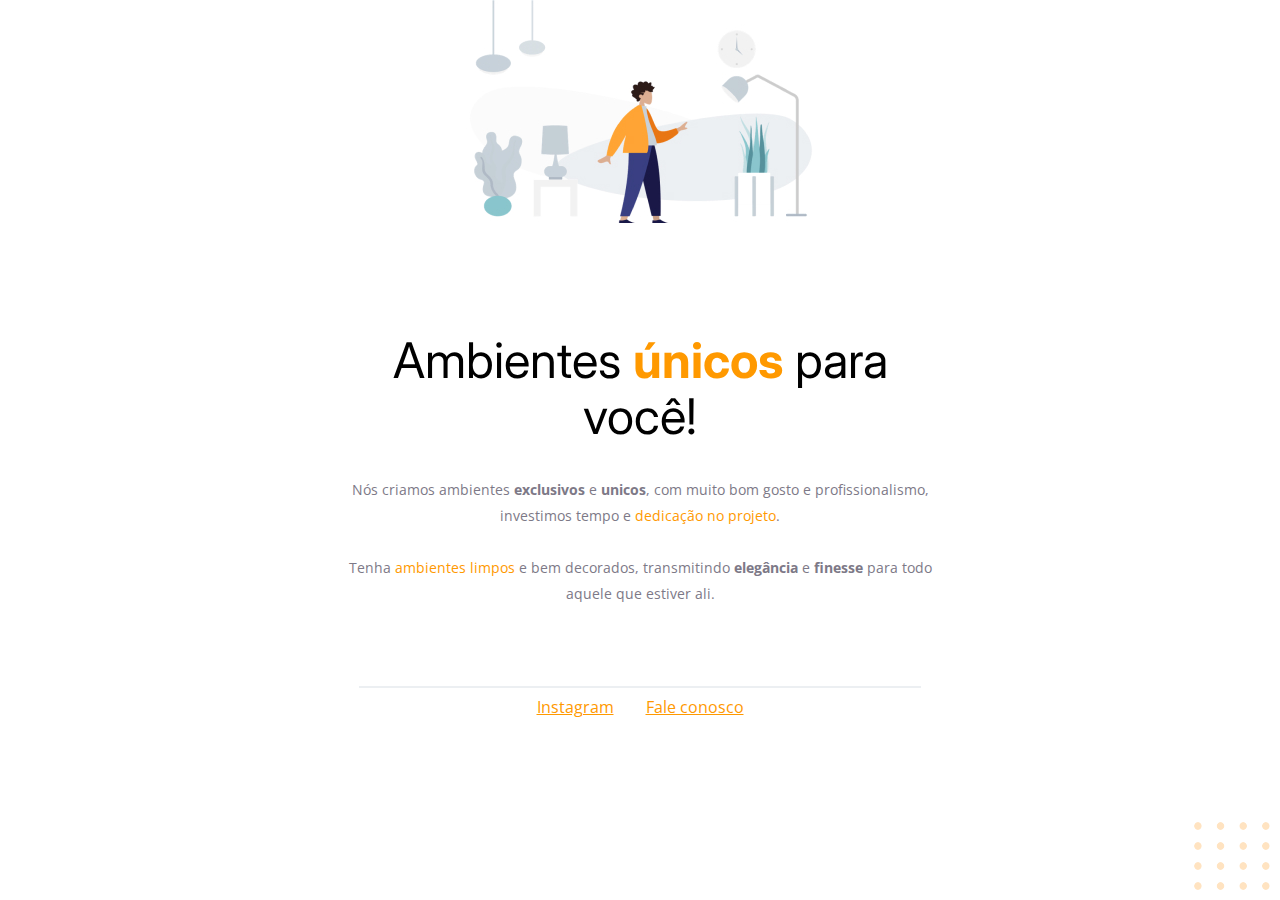
<file: index.html>
<!DOCTYPE html>
<html lang="pt-br">
<head>
  <link rel="preconnect" href="https://fonts.googleapis.com">
  <link rel="preconnect" href="https://fonts.gstatic.com" crossorigin>

  <meta charset="UTF-8">
  <meta name="viewport" content="width=device-width, initial-scale=1.0">

  <title>Móveis customizados</title>
  <link href="https://fonts.googleapis.com/css2?family=Inter:wght@400;700&family=Open+Sans:wght@400;700&display=swap" rel="stylesheet">
  <link rel="stylesheet" href="style.css">
</head>
<body>
  <div id="hero">
    <img src="Images/img01.jpg" alt="Mulher de Jaqueta amarela no meio de uma sala">
    <h1>Ambientes <span>únicos</span> para você!</h1>
    <p>Nós criamos ambientes <strong>exclusivos</strong> e <strong>unicos</strong>, com muito bom gosto e profissionalismo, investimos tempo e <span> dedicação no projeto</span>.
      <br>
      <br>
      
      Tenha <span>ambientes limpos </span>e bem decorados, transmitindo <strong>elegância</strong> e <strong>finesse</strong> para todo aquele que estiver ali.</p>
  </div>

  <footer>
    <div class="line"></div>
    <a href="https://instagram.com/moveis">Instagram</a>
    <a href="mailto:contatos@moveis.com">Fale conosco</a>
  </footer>
  <img id="balls" src="Images/balls-decoration.svg" alt="Bolinhas amarelas no canto inferior direito">

  
  
</body> 
</html>
</file>
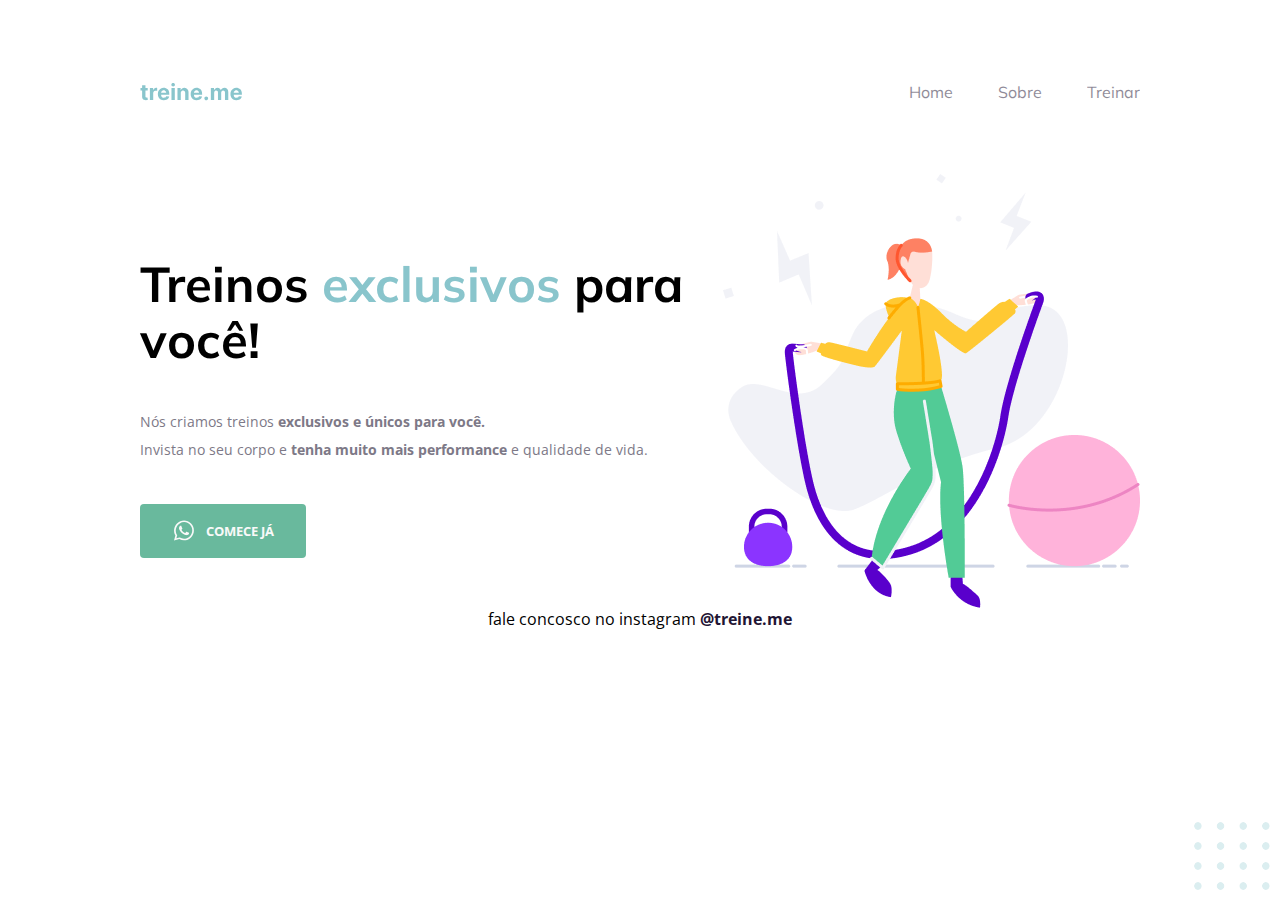
<file: projeto02/index.html>
<!DOCTYPE html>
<html lang="pt-br">
<head>
  <meta charset="UTF-8">
  <meta name="viewport" content="width=device-width, initial-scale=1.0">
  <link rel="preconnect" href="https://fonts.googleapis.com">
  <link rel="preconnect" href="https://fonts.gstatic.com" crossorigin>
  <link href="https://fonts.googleapis.com/css2?family=Mulish:wght@400;700&family=Open+Sans:wght@400;700&display=swap" rel="stylesheet">
  <link rel="stylesheet" href="style.css">
  <title>Treine.me</title>
</head>
<body>
<div id="page">
      <nav>
        <a id="logo" href="#">
         <img src="images/Logo.svg" alt="Treine.me">
        </a>
        <ul>
          <li><a href="#">Home</a></li>
          <li><a href="#">Sobre</a></li>
          <li><a href="#">Treinar</a></li>
        </ul>
    </nav>
    
    <main>
      <section class="text">
        <h1>Treinos <span>exclusivos</span> para você!</h1>
        <p>Nós criamos treinos <strong>exclusivos e únicos para você.</strong><br>
          Invista no seu corpo e <strong>tenha muito mais performance</strong> e qualidade de vida.</p>
     
      <button>
        <img src="images/whats.svg" alt="icone do whatsapp">
        Comece já 
      </button>
      </section>
      <img src="images/img01.png" alt="mulher pulando corda numa academia">
    </main>
    <footer>
      fale concosco no instagram <a href="https://instagram.com/treine.me" target="_blank">@treine.me</a>
    </footer>
    <img id="balls" src="images/balls.svg" alt="Bolinhas decorativas"> 
 </div>
</body>
</html>
</file>
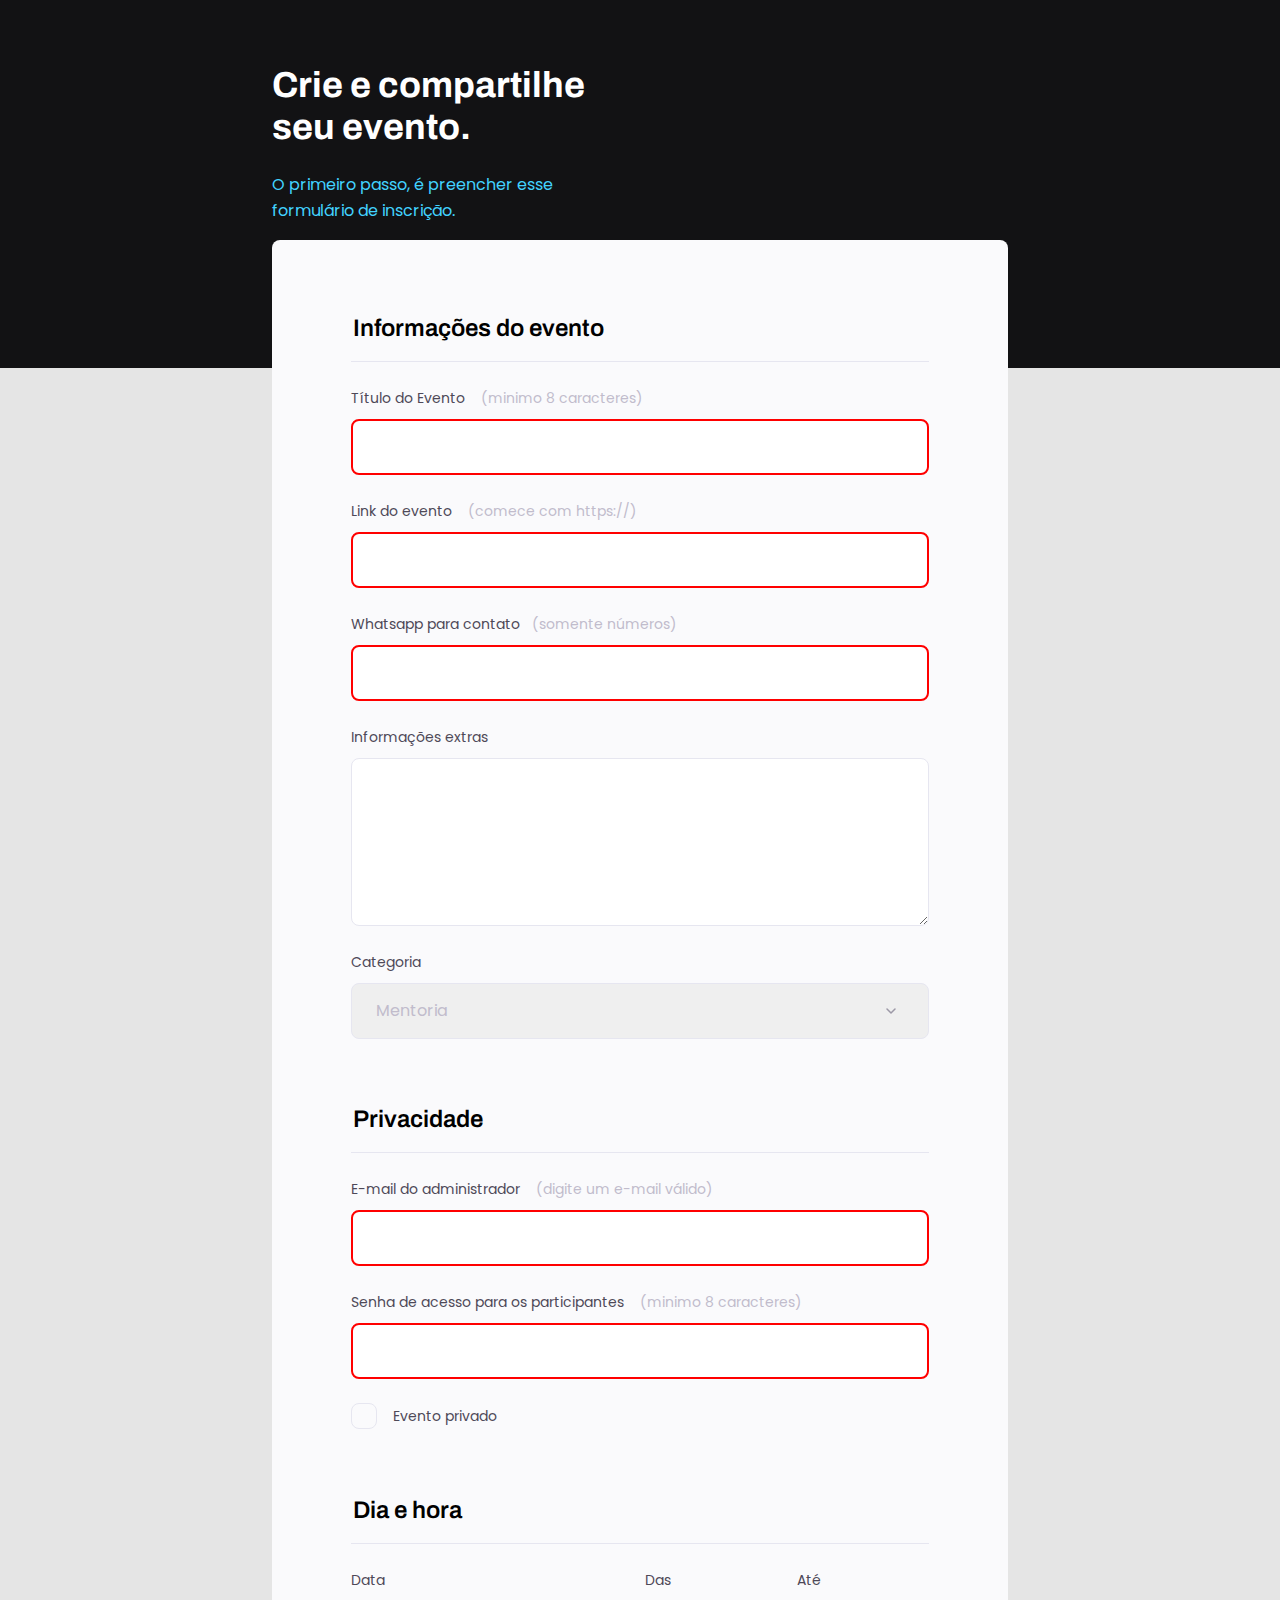
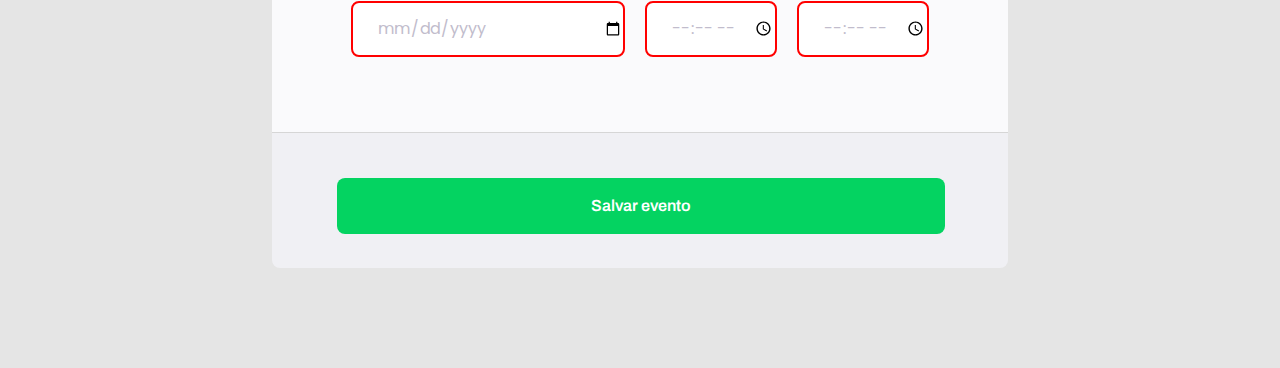
<file: projeto03/index.html>
<!DOCTYPE html>
<html lang="pt-br">
<head>
  <meta charset="UTF-8">
  <meta name="viewport" content="width=device-width, initial-scale=1.0">
  <link rel="preconnect" href="https://fonts.googleapis.com">
  <link rel="preconnect" href="https://fonts.gstatic.com" crossorigin>
  <link href="https://fonts.googleapis.com/css2?family=Archivo:wght@600;700&family=Poppins&display=swap" rel="stylesheet">
  <title>Crie seu evento</title>
  <link rel="stylesheet" href="style.css">
</head>
<body>
  <div id="page">
    <header>
      <h1>Crie e compartilhe seu evento.</h1>
      <p>O primeiro passo, é preencher esse
        formulário de inscrição.</p>
    </header>
    <form id="my-form">
      <fieldset>
        <div class="fieldset-wrapper">
          <legend>Informações do evento</legend>

            <div class="input-wrapper">
              <label for="event-title">Título do Evento <span>(minimo 8 caracteres)</span></label>
              <input type="text" id="event-title" required minlength="10"> 
            </div>

              <div class="input-wrapper">
                <label for="event-link">Link do evento <span>(comece com https://)</span></label>
                <input type="url" id="event-link" required> 
              </div>

            <div class="input-wrapper">
              <label for="event-whatsapp">Whatsapp para contato<span>(somente números)</span></label>
              <input type="number" id="event-whatsapp" required> 
            </div>

            <div class="input-wrapper">
              <label for="extra-info">Informações extras</label>
              <textarea id="extra-info"> 
                </textarea>
             </div>

             <div class="input-wrapper">
              <label for="event-category">Categoria</label>
              <select id="event-category">
                <option value="Mentorship">Mentoria</option>
                <option value="live">Ao livo</option>
                <option value="Podcast">Podcast</option>
              </select>
            </div>
          </div>
        
      </fieldset> 
      
      <fieldset>
        <div class="fieldset-wrapper">
            <legend>Privacidade</legend>
            
            <div class="input-wrapper">
              <label for="event-email">E-mail do administrador <span>(digite um e-mail válido)</span></label>
              <input type="email" id="event-email" required> 
            </div>

            <div class="input-wrapper">
              <label for="event-password">Senha de acesso para os participantes <span>(minimo 8 caracteres)</span></label>
              <input type="password" id="event-password" required> 
            </div>

            <div class="checkbox-wrapper">
              <input type="checkbox" id="event-check"> 
              <label for="event-check">Evento privado</label>
              
            </div>
      </div>

      </fieldset>

      <fieldset>
        <div class="fieldset-wrapper">

            <legend>Dia e hora </legend>
            <div class="col-3">
              <div class="input-wrapper">
                <label for="event-date">Data</label>
                <input type="date" id="event-date" required> 
              </div>

              <div class="input-wrapper">
                <label for="event-begin">Das</label>
                <input type="time" id="event-begin" required> 
              </div>

              <div class="input-wrapper">
                <label for="event-end">Até</label>
                <input type="time" id="event-end" required> 
              </div>

            </div>
        </div>
      </fieldset>
  
    </form>
    <footer>
      <input class="event-button"  type="submit" form="my-form" class="event-button" value="Salvar evento">
    </footer>
  </div>

</body>
</html>
</file>
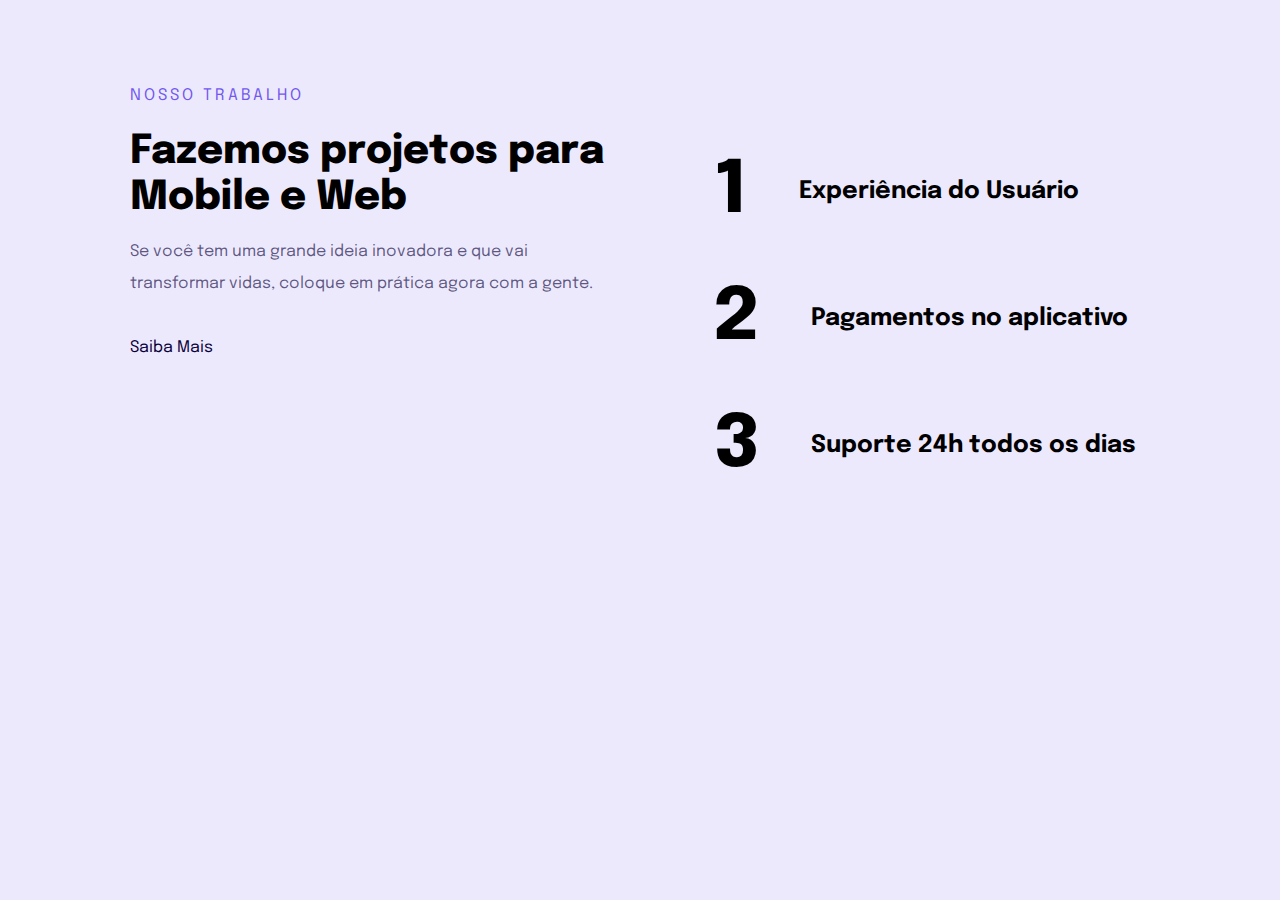
<file: projeto04/index.html>
<!DOCTYPE html>
<html lang="en">
<head>
  <meta charset="UTF-8">
  <meta name="viewport" content="width=device-width, initial-scale=1.0">
  <link rel="preconnect" href="https://fonts.googleapis.com">
  <link rel="preconnect" href="https://fonts.gstatic.com" crossorigin>
  <link href="https://fonts.googleapis.com/css2?family=Epilogue:wght@400;700;800&display=swap" rel="stylesheet">
  <title>Introdução a responsividade</title>
  <link rel="stylesheet" href="style.css">
</head>
<body>
  <main>
    <div>
      <p>Nosso trabalho</p>
      <h1>Fazemos projetos para Mobile e Web</h1>
  
      <p>Se você tem uma grande ideia inovadora e que vai transformar vidas, coloque em prática agora com a gente. </p>
      <a href="#">Saiba Mais</a>
  

    </div>
   
    <uL>
      <li><span>1</span> Experiência do Usuário</li>
      <li><span>2</span> Pagamentos no aplicativo</li>
      <li><span>3</span> Suporte 24h todos os dias</li>

    </uL> 
  </main>
  
</body>
</html>
</file>
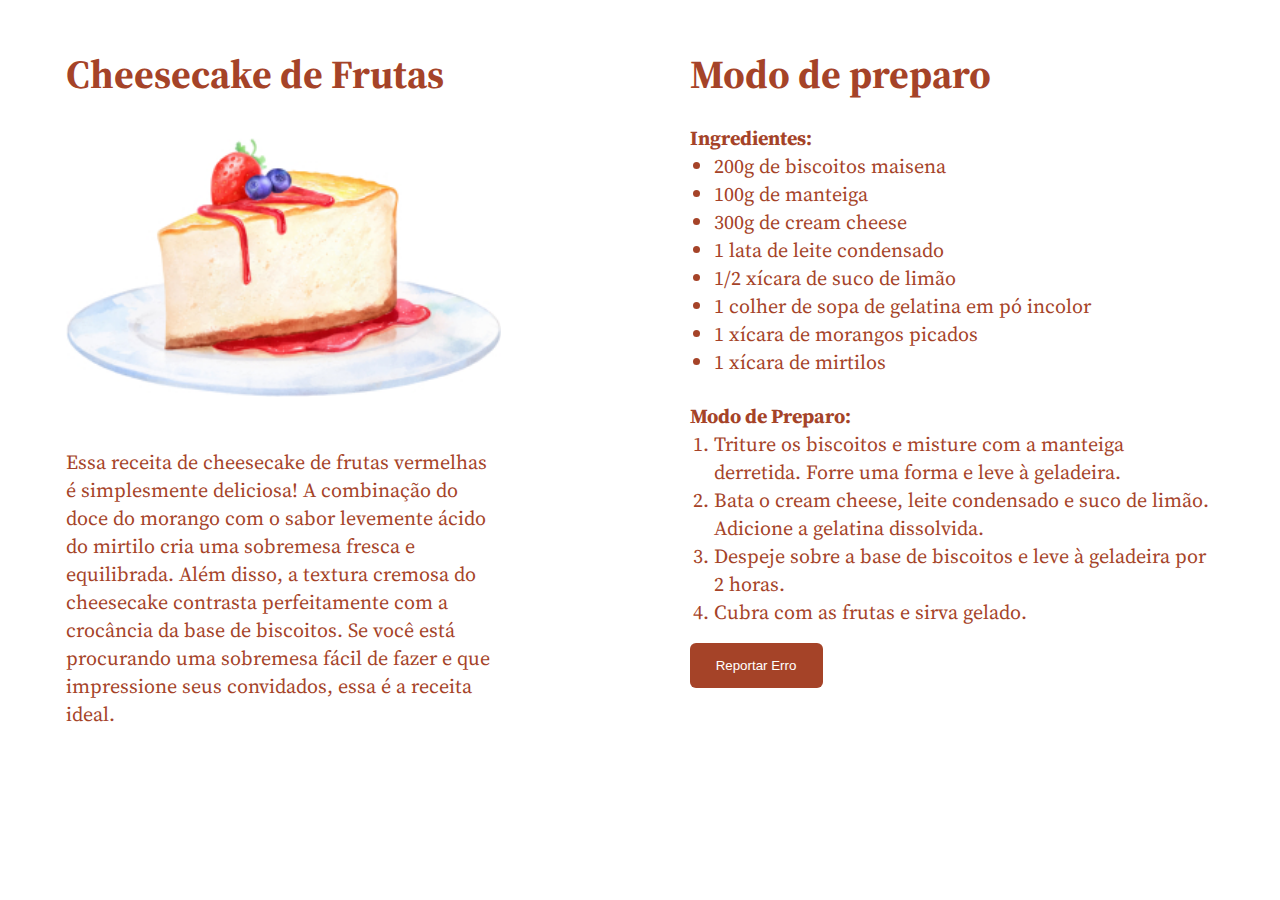
<file: projeto05/index.html>
<!DOCTYPE html>
<html lang="pt-br">
<head>
  <link rel="preconnect" href="https://fonts.googleapis.com">
  <link rel="preconnect" href="https://fonts.gstatic.com" crossorigin>
  <link href="https://fonts.googleapis.com/css2?family=Source+Serif+4:opsz,wght@8..60,400;8..60,500;8..60,700&display=swap" rel="stylesheet">
  <meta charset="UTF-8">
  <meta name="viewport" content="width=device-width, initial-scale=1.0">
  <link rel="stylesheet" href="style.css">
  <title>Cheesecake</title>
</head>
<body>
  <main>
    <div class="introduction">
      <h1>Cheesecake de Frutas</h1>
      <img src="./assets/01.jpg" alt="Imagem de um desenho de um bolo de frutas">
      <p>Essa receita de cheesecake de frutas vermelhas é simplesmente deliciosa! A combinação do doce do morango com o sabor levemente ácido do mirtilo cria uma sobremesa fresca e equilibrada. Além disso, a textura cremosa do cheesecake contrasta perfeitamente com a crocância da base de biscoitos. Se você está procurando uma sobremesa fácil de fazer e que impressione seus convidados, essa é a receita ideal.</p>
    </div>

    <div class="recipe">
      <h2>Modo de preparo</h2>
      <strong>Ingredientes:</strong>
      <ul>
        <li>200g de biscoitos maisena</li>
        <li>100g de manteiga</li>
        <li>300g de cream cheese</li>
        <li>1 lata de leite condensado</li>
        <li>1/2 xícara de suco de limão</li>
        <li>1 colher de sopa de gelatina em pó incolor</li>
        <li>1 xícara de morangos picados</li>
        <li>1 xícara de mirtilos</li>
      </ul>
      <strong>Modo de Preparo:</strong>
      <ol>
        <li>Triture os biscoitos e misture com a manteiga derretida. Forre uma forma e leve à geladeira.</li>
        <li>Bata o cream cheese, leite condensado e suco de limão. Adicione a gelatina dissolvida.</li>
        <li>Despeje sobre a base de biscoitos e leve à geladeira por 2 horas.</li>
        <li>Cubra com as frutas e sirva gelado.</li>
      </ol>
      <button>Reportar Erro</button>
    </div>
  </main>
  
</body>
</html>
</file>
<file: style.css>
body {
  font-family: 'Open Sans', sans-serif;
  text-align: center;
  margin: 0;
}

#hero{
  width: 592px;
  margin: 0 auto 79px;
}
#hero img {
  margin-bottom: 72px;
}

h1 {
  font-family: 'Inter', sans-serif;
  font-size: 49px;
  font-weight: normal;
  line-height: 56px;
  margin-bottom: 32px;
}

h1 span {
font-weight: bold;
color: #FF9900;
}

span, a {
  color: #FF9900;
}

p, #footer{
  font-size: 14px;
  line-height: 26px;
  color: #7D7987;
  
}

footer a + a{

  margin-left: 28px;
}

.line {
  width: 560px;
  height: 0px;
  margin: 0 auto 8px;
  border: 1px solid #ECEFF2;
}

#balls {
  position: fixed;
  bottom: 0;
  right: 0;
}
</file>
<file: projeto02/style.css>
body{
  margin: 0;
  font-family: 'Open Sans', sans-serif;
  min-height: 100vh;
}
#page {
  width: 1000px;
  margin: 0 auto;
  padding-top: 65px;
}
nav{
  display: flex;
  justify-content: space-between;
  align-items: center;
  margin-bottom: 55px;
}

nav ul {
  display: flex;
  list-style: none;
  gap: 45px;
}
h1{
  font-family: 'Mulish', sans-serif;
  line-height: 56px;
  font-size: 49px;

}
h1 span{
  color: #89C5CC;

}
ul li a{
  font-family: 'Mulish', sans-serif; 
  color:#1F1534;  
  text-decoration: none;
  opacity: 0.5;
 
}
ul li a:hover{
  font-weight: bold; 
  opacity: 1  ;
}
main {
  display: flex;
  align-items: center;
  justify-content: space-between;
}
section p {
  color: #7D7987;
  font-size: 14px;
  font-style: normal;
  font-weight: 400;
  line-height: 28px;
  margin: 40px 0px;
}


button{
  background: #69B99D;
  border: 0;
  border-radius: 4px;

  display: flex;
  justify-content: center;
  padding: 14px 32px 15px 32px;
  align-items: center;
  gap: 10px;

  text-transform: uppercase;
  font-family: 'Open Sans', sans-serif;
  font-weight: bold;
  color: #F9F9F9;
  cursor: pointer;
  
}
button:hover{
  background: #579e85;  

}
footer{
  text-align: center;
}
footer a{
  color:#1F1534;  
  text-decoration: none;
  font-weight: bold;

}
#balls {
  position: fixed;
  right: 0;
  bottom: 0;
}
</file>
<file: projeto03/style.css>
*{
  box-sizing: border-box;
}
body{
  box-sizing: border-box;
  margin: 0;
  padding: 0;
  font-family: 'Poppins', sans-serif;
  background: #E5E5E5;
}

body::before {
  content: '';
width: 100%;
height: 368px;
display: block;
position: absolute;
top:0;
left: 0;
z-index: -1;
background: #121214;

}

body, input, button, select, textarea {
  font-family: 'Poppins';
}

#page{
  width: 736px;
  margin:auto;
}

header{
  width: 319px;
  margin-top: 64px;
}

header h1{
  font-family: 'Archivo', sans-serif;
  font-size: 36px;
  font-weight: bold;
  color:white;
  line-height: 42px; /* 116.667% */

}
header p {
  color: #42D3FF;
  font-size:    16px;
  line-height: 26px; /* 162.5% */
}

form {
  min-height: 300px;
  border-radius: 8px 8px 0px 0px;
  background: #FAFAFC;
  padding: 65px;

  display: flex;
  flex-direction: column;
  gap: 48px;
}

fieldset{
  border: none;
  
}

fieldset legend {
  font-family: Archivo;
  font-size: 24px;
  font-weight: 600;
  line-height: 34px; /* 141.667% */

  width: 100%;
  border-bottom: 1px solid #E6E6F0;
  padding-bottom: 16px;

}
.fieldset-wrapper {
 display: flex;
 flex-direction: column ;
 gap: 24px;
  
  
}

.input-wrapper {
  display: flex;
  flex-direction: column;
}
.input-wrapper input:invalid{
  border: 2px solid red ;
}

.input-wrapper input, .input-wrapper textarea, .input-wrapper select, .input-wrapper email, .input-wrapper password {
  height: 56px;
  border-radius: 8px;
  border: 1px solid  #E6E6F0;

  color: #C1BCCC;
  font-family: Poppins;
  font-size: 16px;
  line-height: 26px; /* 162.5% */
  padding-left: 24px;
  
}

.input-wrapper textarea {

  height: 168px;
}

.input-wrapper label, .checkbox-wrapper label {
  color: #4E4958;
  
  font-size: 14px;
  line-height: 24px; /* 171.429% */
  margin-bottom: 9px;

}

.input-wrapper label span {
  color: #C1BCCC;
  line-height: 20px; 
  margin-left: 12px;

  
}
.input-wrapper label span:hover{
  color: #6c6a71;
}

.input-wrapper select{
  appearance: none;
  background-image: url("data:image/svg+xml,%3Csvg width='24' height='24' viewBox='0 0 24 24' fill='none' xmlns='http://www.w3.org/2000/svg'%3E%3Cg clip-path='url(%23clip0_2823_55)'%3E%3Cpath d='M8 10L12 14L16 10' stroke='%239C98A6' stroke-width='1.5' stroke-linecap='round' stroke-linejoin='round'/%3E%3C/g%3E%3Cdefs%3E%3CclipPath id='clip0_2823_55'%3E%3Crect width='24' height='24' fill='white'/%3E%3C/clipPath%3E%3C/defs%3E%3C/svg%3E%0A");
  background-repeat: no-repeat;
  background-position: right 25px top 50%;
  
}

.col-3{
  display: flex;
  gap: 20px;
}
.col-3 > div:nth-child(1){
  width: 100%;
}
.checkbox-wrapper{
  position: relative;
}

.checkbox-wrapper input{
  position: absolute;
  top:0;
  left:0;
  opacity: 0;
}
.checkbox-wrapper label{
  display: flex;
  align-items: center;
  gap: 16px;
  margin: 0;
}

.checkbox-wrapper label::before{
  content: '';
  width: 24px;
  height: 24px;
  display: block;
  border-radius: 8px;
  border: 1px solid #E6E6F0;
  background: #FAFAFC;
}
.checkbox-wrapper input:checked + label::before {
  background-image: url("data:image/svg+xml,%3Csvg width='24' height='24' viewBox='0 0 24 24' fill='none' xmlns='http://www.w3.org/2000/svg'%3E%3Cg clip-path='url(%23clip0_2829_66)'%3E%3Cpath d='M9 16.17L4.83 12L3.41 13.41L9 19L21 7L19.59 5.59L9 16.17Z' fill='%2342D3FF'/%3E%3C/g%3E%3Cdefs%3E%3CclipPath id='clip0_2829_66'%3E%3Crect width='24' height='24' fill='white'/%3E%3C/clipPath%3E%3C/defs%3E%3C/svg%3E%0A");
}

.checkbox-wrapper input:focus + label::before {
  outline: 2px solid black;
}

footer {
  display: flex;
  flex-direction: column;


  height: 136px;
  border-top: 1px solid #d6d6d6;
  border-radius: 0px 0px 8px 8px;
  background: #F0F0F4;
  padding: 45px 65px;
 
  margin-bottom: 100px;
 
}

footer .event-button{
  display: flex;
  width: 608px;
  height: 56px;
  padding: 15px 40px;
  justify-content: center;
  align-items: center;
  gap: 10px;
  flex-shrink: 0;

  border-radius: 8px;
  background: #04D361;
  border: none;

  color: #FFF;
  font-family: Archivo;
  font-size: 16px;
  font-style: normal;
  font-weight: 600;
  line-height: 26px; /* 162.5% */
  }



footer .event-button:hover{

  background: #08af53;

}
</file>
<file: projeto04/style.css>
*{
  padding: 0;
  margin: 0;
  box-sizing: border-box;
}
body{

  background:  #ECE9FD;
  padding: 6.0rem 2.3rem 6.6rem;
  font-size: 1.6rem;
}
main{
  max-width: 32.9rem;
  margin: 0 auto;

}
:root{
  font-size: 62.5%;

}



main p:first-child {
  color:#7158EF;
  font-family: Epilogue;
  font-size: 1.6rem;
  line-height: 3.2rem; /* 200% */
  letter-spacing: 3px;
  text-transform: uppercase;
  margin-bottom: 1.7rem;

}

h1{
  font-family: 'Epilogue', sans-serif;
  font-size: 4.0rem;
  line-height: 4.6rem;
  font-weight: 800;

  margin-bottom: 1.5rem;
}
h1 + P {
  color: rgba(10, 0, 57, 0.64);
  font-family: Epilogue;
  font-style: normal;
  line-height: 3.2rem; /* 200% */
  margin-bottom: 3.2rem;
}

main a {
  color: #090039;
  text-decoration: none;
  font-family: Epilogue;
  line-height: 3.2rem; /* 200% */

}

main a:hover{
  font-weight: bold;
}

ul{
  margin-top: 7.2rem;
  list-style: none;

  
}

ul li{
  font-family: Epilogue;
  font-size: 2.4rem;
  font-weight: 700;
  line-height: 3.2rem; /* 133.333% */
  max-width: 25.7rem;
  display: flex;
  gap: 3.8rem;
  margin-bottom: 4.7rem;
}
ul li span{
  /* H1 */
  font-family: Epilogue;
  font-size: 7.2rem;
  font-weight: 800;
  line-height: 8.0rem; /* 111.111% */
  letter-spacing: -2px;
}

@media (min-width: 700px) {
  body{
    padding: 8rem;
  }
  main{
    max-width: 1020px;
    display: flex;
    gap: 10rem;
  }

  main > div{
    max-width: 484px;
  }

  ul li{
    gap: 5.3rem;
    max-width: 450px;
    align-items: center;
  }
}
</file>
<file: projeto05/style.css>
*{
  margin: 0;
  padding: 0;
  box-sizing: border-box;
  -webkit-font-smoothing: antialiased;
  -moz-osx-font-smoothing: grayscale;
}
:root{
  font-size: 62.5%;
  font-family: 'Source Serif 4', serif;

}
body{
  color:#A54328;
  font-size: 1.6rem;
}
main{
  max-width: 32rem;
  margin-inline: auto;
  padding: 5.6rem 4rem;
  box-sizing: content-box;
  display: flex;
  flex-direction: column;
  gap: 3.2rem;
}
h1,h2{
  font-size: 2.9rem;
  line-height: 3.6rem;
}
img{
  width: 100%;
  margin-block: 4.6rem;
}

h2{
  margin-bottom: 3.2rem;
}
ul, ol {
  padding-left: 2.4rem; 
  font-weight: 400;
}
ul{
  margin-bottom: 2.6rem;
}


p, li, strong{
  font-size: 1.4rem;
  line-height: normal;
}

button{
  border: 0;
  border-radius: .6rem;
  background-color: #A54328;
  color: white;
  font-weight: 500;
  margin-top: 1.7rem;
  padding: .8rem 1.2rem;
  
}

@media (min-width: 1120px){
  main{
    max-width: fit-content;
    flex-direction: row;
    gap: 18.9rem;

  }
  .introduction{
    max-width: 43.5rem;
  }
  .recipe{
    max-width: 52.5rem;
  }

  h1,h2{
    font-size: 4rem;
    font-weight: 700;

  }
  p, li, strong {
    font-size: 2rem;
  }

  button{
    display: flex;
    width: 133px;
    height: 45px;
    padding: 16px;
    justify-content: center;
    align-items: center;
    gap: 10px;
  }
}
</file>
